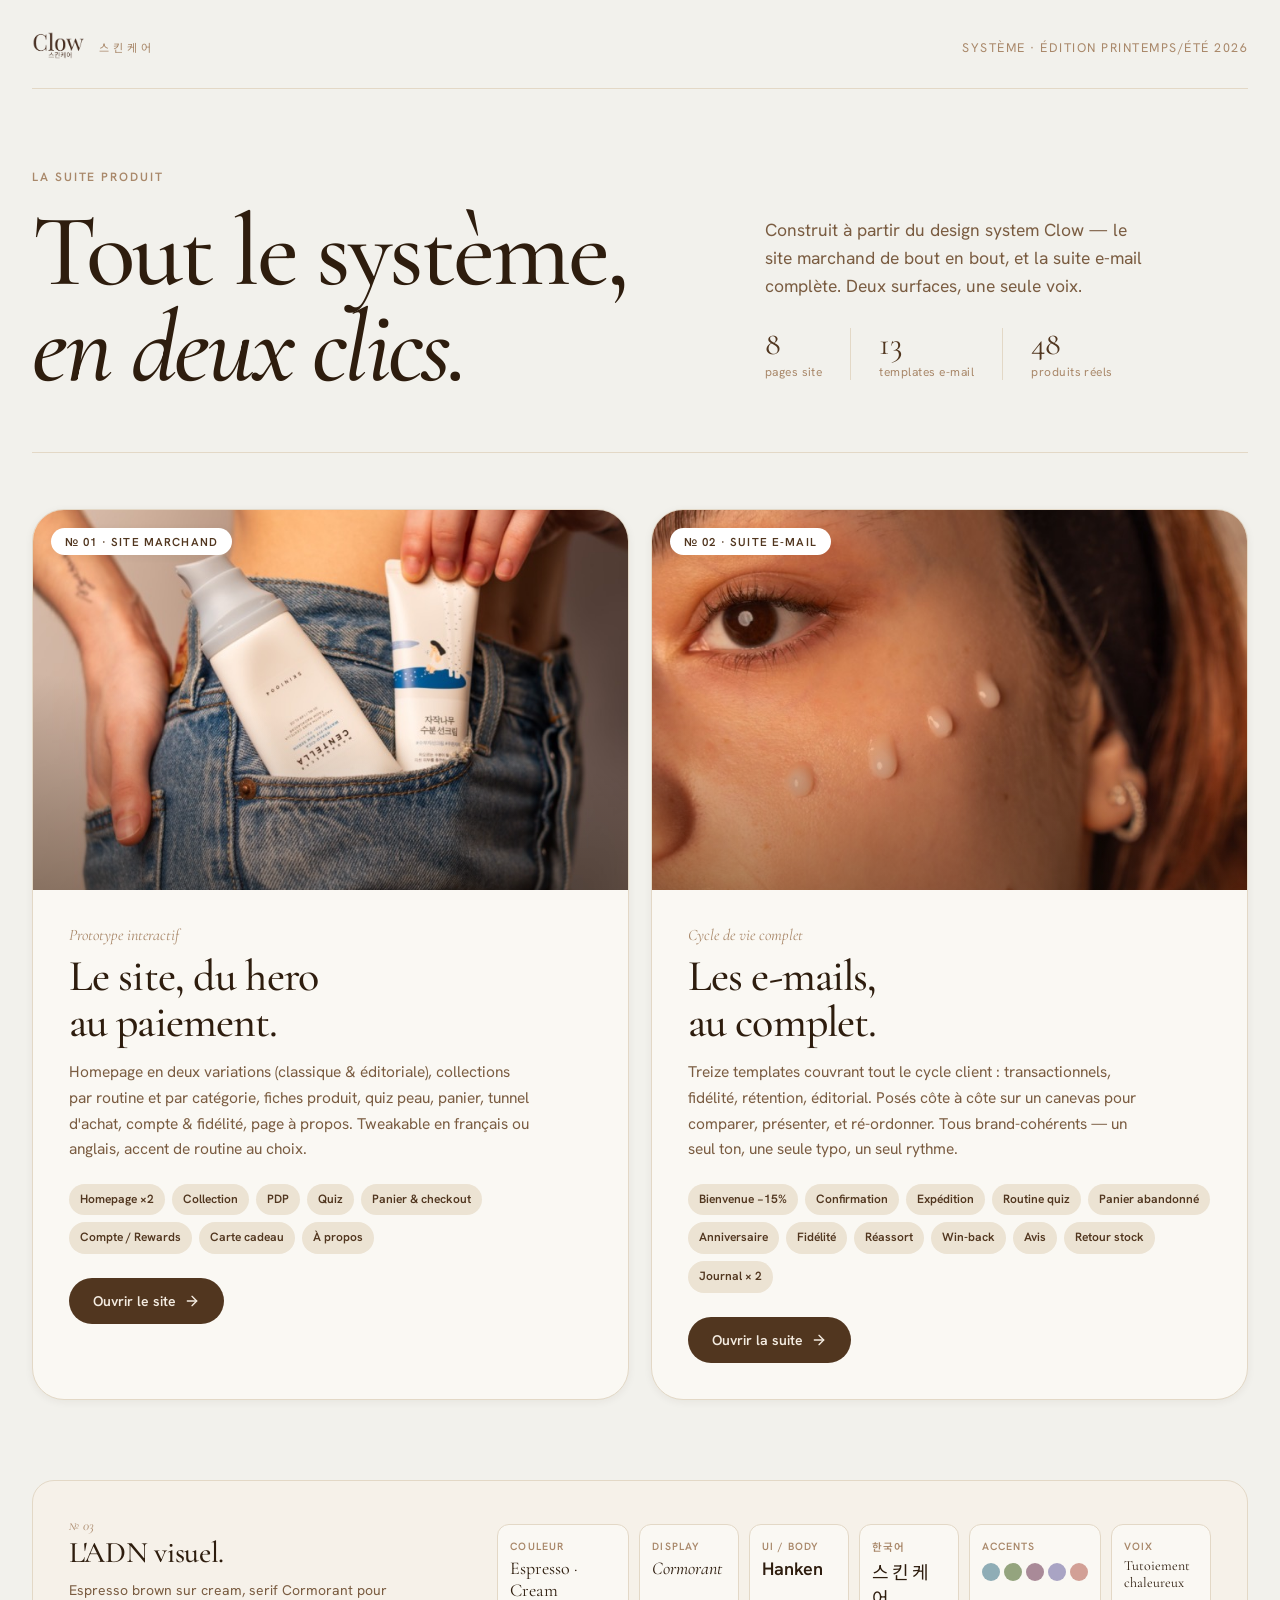
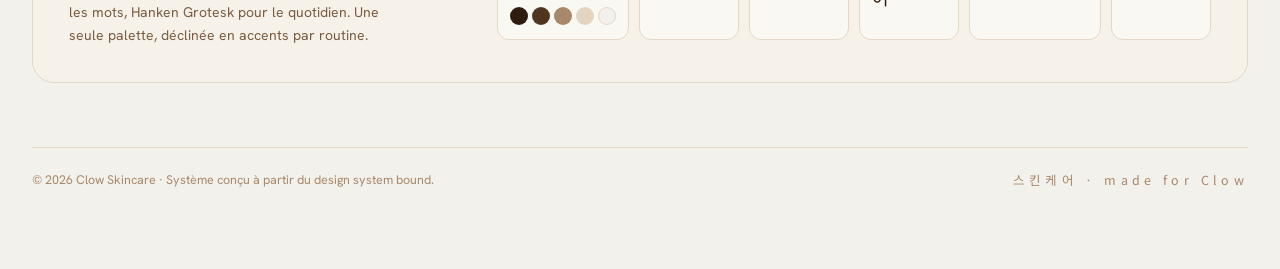
<file: project/index.html>
<!doctype html>
<html lang="fr">
<head>
<meta charset="utf-8">
<meta name="viewport" content="width=device-width, initial-scale=1">
<title>Clow Skincare — Système complet</title>
<style>/* ============================================================
   CLOW SKINCARE — Design Tokens
   Colors · Typography · Spacing · Radii · Shadows
   ------------------------------------------------------------
   Warm, editorial K-beauty system.
   Brand colour sampled directly from the Clow wordmark:
     espresso #51361f on cream #f2f1ec.
   Fonts are Google Fonts substitutions (see README → caveats).
   ============================================================ */

@import url('https://fonts.googleapis.com/css2?family=Cormorant+Garamond:ital,wght@0,400;0,500;0,600;1,400;1,500&family=Hanken+Grotesk:wght@400;500;600;700&family=Noto+Sans+KR:wght@400;500;700&display=swap');

/* Geist Mono — self-hosted variable font (uploaded by the brand).
   Used by --font-mono for codes, prices, technical labels. */
@font-face {
  font-family: 'Geist Mono';
  src: url('ds/fonts/GeistMono-VariableFont_wght.ttf') format('truetype');
  font-weight: 100 900;
  font-style: normal;
  font-display: swap;
}

:root {
  /* ---------- BRAND / NEUTRAL (warm) ---------- */
  --espresso-deep: #2e1d0e;   /* near-black, warm — primary text          */
  --espresso:      #51361f;   /* brand brown — logo, primary buttons      */
  --mocha:         #7a5c41;   /* secondary text on cream                  */
  --latte:         #a9886a;   /* tertiary / muted labels                  */
  --taupe:         #c7ad8f;   /* hairline accents, disabled               */
  --sand:          #e2d4be;   /* dividers, soft borders                   */
  --almond:        #ece3d3;   /* subtle fills, hover wells                */
  --porcelain:     #faf8f3;   /* raised card surface                      */
  --cream:         #f2f1ec;   /* page background (sampled from logo)       */
  --cream-warm:    #f6f1e9;   /* warmer alt section background             */
  --white:         #ffffff;

  /* ---------- SKIN-CONCERN ACCENTS (dusty pastels) ----------
     Each routine / skin type has a soft colour pair: solid + tint.
     Used for quiz results, routine cards, badges. Muted on purpose. */
  --c-hydra:        #8fadb6;  --c-hydra-tint:  #e4edef;  /* Hydratation       */
  --c-pores:        #94a47e;  --c-pores-tint:  #e7ebdd;  /* Anti-imperfections */
  --c-age:          #a98a98;  --c-age-tint:    #ece0e4;  /* Anti-Âge          */
  --c-glass:        #a9a4c4;  --c-glass-tint:  #e8e6f0;  /* Glass Skin        */
  --c-sensitive:    #d2a096;  --c-sens-tint:   #f1ddd6;  /* Peau Sensible     */

  /* ---------- SEMANTIC ---------- */
  --success:  #5f7d56;  --success-tint: #e6ecdf;
  --error:    #b0504a;  --error-tint:   #f3ddd9;
  --warning:  #c2913f;  --warning-tint: #f4e8cf;
  --info:     #6f8a96;  --info-tint:    #e2ecef;
  --sale:     #a8493f;  /* promotional / reduced price text               */

  /* ---------- TEXT ROLES ---------- */
  --fg-1: var(--espresso-deep);  /* headings, primary copy                */
  --fg-2: var(--mocha);          /* body, secondary                       */
  --fg-3: var(--latte);          /* captions, meta, placeholder           */
  --fg-on-dark: #f4ece1;         /* text on espresso surfaces             */
  --fg-on-dark-2: #cdb79f;       /* muted text on espresso                */

  /* ---------- SURFACE ROLES ---------- */
  --bg:        var(--cream);
  --bg-alt:    var(--cream-warm);
  --surface:   var(--porcelain);
  --surface-2: var(--white);
  --ink:       var(--espresso);   /* dark/inverse surface                 */

  /* ---------- BORDERS ---------- */
  --border:        #e3d8c6;       /* default hairline                     */
  --border-strong: #d2c2a8;
  --border-ink:    var(--espresso);

  /* ---------- TYPE FAMILIES ---------- */
  --font-display: 'Cormorant Garamond', 'Times New Roman', serif;
  --font-sans:    'Hanken Grotesk', 'Noto Sans KR', system-ui, -apple-system, sans-serif;
  --font-ko:      'Noto Sans KR', 'Hanken Grotesk', sans-serif;
  --font-mono:    'Geist Mono', ui-monospace, 'SF Mono', Menlo, monospace;

  /* ---------- FLUID TYPE SCALE (1.250 major-third-ish) ---------- */
  --text-xs:   0.75rem;   /* 12 — legal, micro-labels      */
  --text-sm:   0.875rem;  /* 14 — captions, meta           */
  --text-base: 1rem;      /* 16 — body                     */
  --text-md:   1.125rem;  /* 18 — lead body                */
  --text-lg:   1.375rem;  /* 22 — small headings           */
  --text-xl:   1.75rem;   /* 28 — card titles              */
  --text-2xl:  2.25rem;   /* 36 — section headings         */
  --text-3xl:  3rem;      /* 48 — page titles              */
  --text-4xl:  clamp(3.25rem, 6vw, 5rem);   /* hero serif  */
  --text-5xl:  clamp(4.5rem, 9vw, 8rem);    /* display hero */

  /* ---------- WEIGHTS / TRACKING ---------- */
  --w-regular: 400; /* @kind font */
  --w-medium:  500; /* @kind font */
  --w-semi:    600; /* @kind font */
  --w-bold:    700; /* @kind font */
  --tracking-tight:  -0.02em;
  --tracking-normal: 0;
  --tracking-wide:   0.04em;
  --tracking-caps:   0.16em;   /* eyebrow / nav uppercase     */

  /* ---------- SPACING (4pt base) ---------- */
  --space-1: 4px;   --space-2: 8px;   --space-3: 12px;  --space-4: 16px;
  --space-5: 20px;  --space-6: 24px;  --space-8: 32px;  --space-10: 40px;
  --space-12: 48px; --space-16: 64px; --space-20: 80px; --space-24: 96px;
  --space-32: 128px;

  /* ---------- RADII ---------- */
  --r-xs: 4px;
  --r-sm: 8px;
  --r-md: 14px;
  --r-lg: 22px;
  --r-xl: 32px;
  --r-pill: 999px;

  /* ---------- SHADOWS (warm-tinted, soft) ---------- */
  --shadow-xs: 0 1px 2px rgba(46, 29, 14, 0.06);
  --shadow-sm: 0 2px 8px rgba(46, 29, 14, 0.06);
  --shadow-md: 0 8px 24px rgba(46, 29, 14, 0.08);
  --shadow-lg: 0 20px 48px rgba(46, 29, 14, 0.12);
  --shadow-inset: inset 0 1px 0 rgba(255, 255, 255, 0.6);

  /* ---------- MOTION ---------- */
  --ease-out: cubic-bezier(0.22, 1, 0.36, 1); /* @kind other */
  --ease-in-out: cubic-bezier(0.65, 0, 0.35, 1); /* @kind other */
  --dur-fast: 160ms; /* @kind other */
  --dur: 280ms; /* @kind other */
  --dur-slow: 520ms; /* @kind other */
}

/* ============================================================
   SEMANTIC ELEMENT DEFAULTS
   Apply by adding class .clow-type to a scope, or use as reference.
   ============================================================ */
.clow-type {
  font-family: var(--font-sans);
  color: var(--fg-2);
  font-size: var(--text-base);
  line-height: 1.6;
  -webkit-font-smoothing: antialiased;
  text-rendering: optimizeLegibility;
}

.clow-type h1, .h1 {
  font-family: var(--font-display);
  font-weight: var(--w-500, 500);
  font-weight: 500;
  font-size: var(--text-4xl);
  line-height: 1.02;
  letter-spacing: var(--tracking-tight);
  color: var(--fg-1);
  text-wrap: balance;
}
.clow-type h2, .h2 {
  font-family: var(--font-display);
  font-weight: 500;
  font-size: var(--text-3xl);
  line-height: 1.08;
  letter-spacing: var(--tracking-tight);
  color: var(--fg-1);
  text-wrap: balance;
}
.clow-type h3, .h3 {
  font-family: var(--font-sans);
  font-weight: var(--w-semi);
  font-size: var(--text-xl);
  line-height: 1.2;
  letter-spacing: var(--tracking-tight);
  color: var(--fg-1);
}
.clow-type h4, .h4 {
  font-family: var(--font-sans);
  font-weight: var(--w-semi);
  font-size: var(--text-lg);
  line-height: 1.3;
  color: var(--fg-1);
}
.clow-type p, .body { font-size: var(--text-base); line-height: 1.65; color: var(--fg-2); text-wrap: pretty; }
.lead { font-size: var(--text-md); line-height: 1.6; color: var(--fg-2); }
.small, .caption { font-size: var(--text-sm); color: var(--fg-3); }
.micro { font-size: var(--text-xs); color: var(--fg-3); }

/* Eyebrow / kicker — uppercase tracked label used above headings */
.eyebrow {
  font-family: var(--font-sans);
  font-weight: var(--w-semi);
  font-size: var(--text-xs);
  letter-spacing: var(--tracking-caps);
  text-transform: uppercase;
  color: var(--latte);
}

/* Price */
.price { font-family: var(--font-sans); font-weight: var(--w-semi); color: var(--fg-1); font-variant-numeric: tabular-nums; }
.price--was { color: var(--fg-3); text-decoration: line-through; font-weight: var(--w-regular); }
.price--sale { color: var(--sale); }
</style>
<style>
  html, body { margin: 0; padding: 0; background: var(--cream); color: var(--fg-1); font-family: var(--font-sans); -webkit-font-smoothing: antialiased; min-height: 100vh; }
  * { box-sizing: border-box; }
  a { color: inherit; text-decoration: none; }
  ::selection { background: var(--almond); color: var(--espresso-deep); }

  .page { max-width: 1280px; margin: 0 auto; padding: 28px 32px 80px; }
  .topbar { display: flex; align-items: center; justify-content: space-between; padding-bottom: 22px; border-bottom: 1px solid var(--border); }
  .topbar .brand { display: flex; align-items: center; gap: 14px; }
  .topbar .brand img { height: 38px; width: auto; display: block; }
  .topbar .meta { font-size: 12.5px; letter-spacing: .12em; text-transform: uppercase; color: var(--latte); }

  .hero { padding: 80px 0 56px; display: grid; grid-template-columns: 1.4fr 1fr; gap: 56px; align-items: end; border-bottom: 1px solid var(--border); }
  .hero .eyebrow { font-size: 12px; font-weight: 600; letter-spacing: .16em; text-transform: uppercase; color: var(--latte); }
  .hero h1 { font-family: var(--font-display); font-weight: 500; font-size: clamp(56px, 8vw, 124px); line-height: .94; letter-spacing: -0.03em; color: var(--espresso-deep); margin: 18px 0 0; }
  .hero h1 .it { font-style: italic; }
  .hero p { font-size: 17.5px; line-height: 1.6; color: var(--mocha); max-width: 380px; margin: 0; }
  .hero .right { padding-bottom: 16px; }
  .hero .right .stats { display: flex; gap: 28px; margin-top: 28px; }
  .hero .right .stats > div { padding-right: 28px; border-right: 1px solid var(--border); }
  .hero .right .stats > div:last-child { border: none; padding-right: 0; }
  .hero .right .stats .n { font-family: var(--font-display); font-size: 32px; color: var(--espresso); line-height: 1; }
  .hero .right .stats .l { font-size: 12px; color: var(--latte); margin-top: 4px; letter-spacing: .04em; white-space: nowrap; }

  /* Two big surface cards */
  .surfaces { display: grid; grid-template-columns: 1fr 1fr; gap: 22px; padding-top: 56px; }
  .card { background: var(--surface); border: 1px solid var(--border); border-radius: var(--r-xl); overflow: hidden; display: flex; flex-direction: column; box-shadow: var(--shadow-sm); transition: all var(--dur) var(--ease-out); cursor: pointer; }
  .card:hover { transform: translateY(-4px); box-shadow: var(--shadow-lg); }
  .card .preview { height: 380px; position: relative; overflow: hidden; background: #e6dccb; }
  .card .preview img { width: 100%; height: 100%; object-fit: cover; display: block; }
  .card .preview .scrim { position: absolute; inset: 0; background: linear-gradient(190deg, transparent 55%, rgba(46,29,14,.42)); }
  .card .preview .tag { position: absolute; top: 18px; left: 18px; background: var(--surface-2); border-radius: 999px; padding: 6px 14px; font-size: 11.5px; font-weight: 600; letter-spacing: .1em; text-transform: uppercase; color: var(--espresso); box-shadow: var(--shadow-sm); }
  .card .body { padding: 32px 36px 36px; }
  .card .body .nb { font-family: var(--font-display); font-style: italic; font-size: 16px; color: var(--latte); }
  .card .body h2 { font-family: var(--font-display); font-weight: 500; font-size: 44px; letter-spacing: -0.02em; line-height: 1.04; color: var(--espresso-deep); margin: 6px 0 14px; }
  .card .body p { font-size: 15.5px; line-height: 1.65; color: var(--mocha); margin: 0 0 22px; max-width: 460px; }
  .card .chips { display: flex; flex-wrap: wrap; gap: 7px; margin-bottom: 24px; }
  .card .chip { font-size: 12px; font-weight: 600; padding: 6px 11px; border-radius: 999px; background: var(--almond); color: var(--espresso); white-space: nowrap; }
  .card .cta { display: inline-flex; align-items: center; gap: 8px; background: var(--espresso); color: var(--fg-on-dark); border: none; padding: 14px 24px; border-radius: 999px; font-family: var(--font-sans); font-weight: 600; font-size: 14px; cursor: pointer; transition: all var(--dur) var(--ease-out); white-space: nowrap; }
  .card .cta:hover { background: var(--espresso-deep); transform: translateY(-1px); box-shadow: var(--shadow-md); }
  .card .cta svg { width: 16px; height: 16px; }

  /* DS strip */
  .ds-strip { margin-top: 80px; padding: 36px 36px; background: var(--bg-alt); border: 1px solid var(--border); border-radius: var(--r-lg); display: grid; grid-template-columns: 1.1fr 2fr; gap: 36px; align-items: center; }
  .ds-strip h3 { font-family: var(--font-display); font-weight: 500; font-size: 30px; letter-spacing: -0.01em; color: var(--espresso-deep); margin: 0 0 8px; }
  .ds-strip p { font-size: 14px; color: var(--mocha); margin: 0; line-height: 1.6; max-width: 320px; }
  .ds-grid { display: grid; grid-template-columns: repeat(6, 1fr); gap: 10px; }
  .ds-grid > div { background: var(--surface); border: 1px solid var(--border); border-radius: 12px; padding: 14px 12px; }
  .ds-grid .label { font-size: 10.5px; letter-spacing: .1em; text-transform: uppercase; color: var(--latte); font-weight: 600; }
  .ds-grid .v { font-family: var(--font-display); font-size: 18px; color: var(--espresso-deep); margin-top: 4px; }
  .ds-grid .swatchstrip { display: flex; gap: 4px; margin-top: 6px; }
  .ds-grid .sw { width: 18px; height: 18px; border-radius: 999px; }

  /* Footer */
  .botbar { display: flex; align-items: center; justify-content: space-between; margin-top: 64px; padding-top: 22px; border-top: 1px solid var(--border); color: var(--latte); font-size: 12.5px; }
  .botbar .ko { font-family: var(--font-ko); letter-spacing: .35em; }

  /* Editorial number tag */
  .num { font-family: var(--font-display); font-style: italic; color: var(--latte); font-size: 14px; }

  @media (max-width: 920px) {
    .hero { grid-template-columns: 1fr; gap: 36px; padding: 60px 0 40px; }
    .surfaces { grid-template-columns: 1fr; }
    .ds-strip { grid-template-columns: 1fr; }
    .ds-grid { grid-template-columns: repeat(3, 1fr); }
  }
</style>
</head>
<body>
<div class="page">
  <div class="topbar">
    <div class="brand">
      <img src="[data-uri]" alt="Clow Skincare">
      <span style="font-family: var(--font-ko); font-size: 11px; letter-spacing: .35em; color: var(--latte);">스킨케어</span>
    </div>
    <div class="meta">Système · Édition Printemps/Été 2026</div>
  </div>

  <section class="hero">
    <div>
      <div class="eyebrow">La suite produit</div>
      <h1>Tout le système,<br><span class="it">en deux clics.</span></h1>
    </div>
    <div class="right">
      <p>Construit à partir du design system Clow — le site marchand de bout en bout, et la suite e-mail complète. Deux surfaces, une seule voix.</p>
      <div class="stats">
        <div><div class="n">8</div><div class="l">pages site</div></div>
        <div><div class="n">13</div><div class="l">templates e-mail</div></div>
        <div><div class="n">48</div><div class="l">produits réels</div></div>
      </div>
    </div>
  </section>

  <div class="surfaces">
    <a class="card" href="Site.html">
      <div class="preview">
        <img src="[data-uri]" alt="Site Clow">
        <div class="scrim"></div>
        <div class="tag">№ 01 · Site marchand</div>
      </div>
      <div class="body">
        <div class="nb">Prototype interactif</div>
        <h2>Le site, du hero<br>au paiement.</h2>
        <p>Homepage en deux variations (classique &amp; éditoriale), collections par routine et par catégorie, fiches produit, quiz peau, panier, tunnel d'achat, compte &amp; fidélité, page à propos. Tweakable en français ou anglais, accent de routine au choix.</p>
        <div class="chips">
          <span class="chip">Homepage ×2</span>
          <span class="chip">Collection</span>
          <span class="chip">PDP</span>
          <span class="chip">Quiz</span>
          <span class="chip">Panier &amp; checkout</span>
          <span class="chip">Compte / Rewards</span>
          <span class="chip">Carte cadeau</span>
          <span class="chip">À propos</span>
        </div>
        <button class="cta">Ouvrir le site
          <svg viewBox="0 0 24 24" fill="none" stroke="currentColor" stroke-width="2" stroke-linecap="round" stroke-linejoin="round"><path d="M5 12h14"/><path d="m12 5 7 7-7 7"/></svg>
        </button>
      </div>
    </a>

    <a class="card" href="Emails.html">
      <div class="preview">
        <img src="[data-uri]" alt="Suite e-mail Clow">
        <div class="scrim"></div>
        <div class="tag">№ 02 · Suite e-mail</div>
      </div>
      <div class="body">
        <div class="nb">Cycle de vie complet</div>
        <h2>Les e-mails,<br>au complet.</h2>
        <p>Treize templates couvrant tout le cycle client : transactionnels, fidélité, rétention, éditorial. Posés côte à côte sur un canevas pour comparer, présenter, et ré-ordonner. Tous brand-cohérents — un seul ton, une seule typo, un seul rythme.</p>
        <div class="chips">
          <span class="chip">Bienvenue −15%</span>
          <span class="chip">Confirmation</span>
          <span class="chip">Expédition</span>
          <span class="chip">Routine quiz</span>
          <span class="chip">Panier abandonné</span>
          <span class="chip">Anniversaire</span>
          <span class="chip">Fidélité</span>
          <span class="chip">Réassort</span>
          <span class="chip">Win-back</span>
          <span class="chip">Avis</span>
          <span class="chip">Retour stock</span>
          <span class="chip">Journal × 2</span>
        </div>
        <button class="cta">Ouvrir la suite
          <svg viewBox="0 0 24 24" fill="none" stroke="currentColor" stroke-width="2" stroke-linecap="round" stroke-linejoin="round"><path d="M5 12h14"/><path d="m12 5 7 7-7 7"/></svg>
        </button>
      </div>
    </a>
  </div>

  <div class="ds-strip">
    <div>
      <div class="num">№ 03</div>
      <h3>L'ADN visuel.</h3>
      <p>Espresso brown sur cream, serif Cormorant pour les mots, Hanken Grotesk pour le quotidien. Une seule palette, déclinée en accents par routine.</p>
    </div>
    <div class="ds-grid">
      <div>
        <div class="label">Couleur</div>
        <div class="v">Espresso · Cream</div>
        <div class="swatchstrip">
          <span class="sw" style="background:#2e1d0e"></span>
          <span class="sw" style="background:#51361f"></span>
          <span class="sw" style="background:#a9886a"></span>
          <span class="sw" style="background:#e2d4be"></span>
          <span class="sw" style="background:#f2f1ec; border: 1px solid var(--border)"></span>
        </div>
      </div>
      <div>
        <div class="label">Display</div>
        <div class="v" style="font-style: italic">Cormorant</div>
      </div>
      <div>
        <div class="label">UI / Body</div>
        <div class="v" style="font-family: var(--font-sans); font-weight: 600;">Hanken</div>
      </div>
      <div>
        <div class="label">한국어</div>
        <div class="v" style="font-family: var(--font-ko); letter-spacing: .15em;">스킨케어</div>
      </div>
      <div>
        <div class="label">Accents</div>
        <div class="swatchstrip" style="margin-top: 10px;">
          <span class="sw" style="background:#8fadb6" title="Hydratation"></span>
          <span class="sw" style="background:#94a47e" title="Pores"></span>
          <span class="sw" style="background:#a98a98" title="Anti-Âge"></span>
          <span class="sw" style="background:#a9a4c4" title="Glass Skin"></span>
          <span class="sw" style="background:#d2a096" title="Sensible"></span>
        </div>
      </div>
      <div>
        <div class="label">Voix</div>
        <div class="v" style="font-size: 14px;">Tutoiement chaleureux</div>
      </div>
    </div>
  </div>

  <div class="botbar">
    <div>© 2026 Clow Skincare · Système conçu à partir du design system bound.</div>
    <div class="ko">스킨케어 · made for Clow</div>
  </div>
</div>
</body>
</html>
</file>
